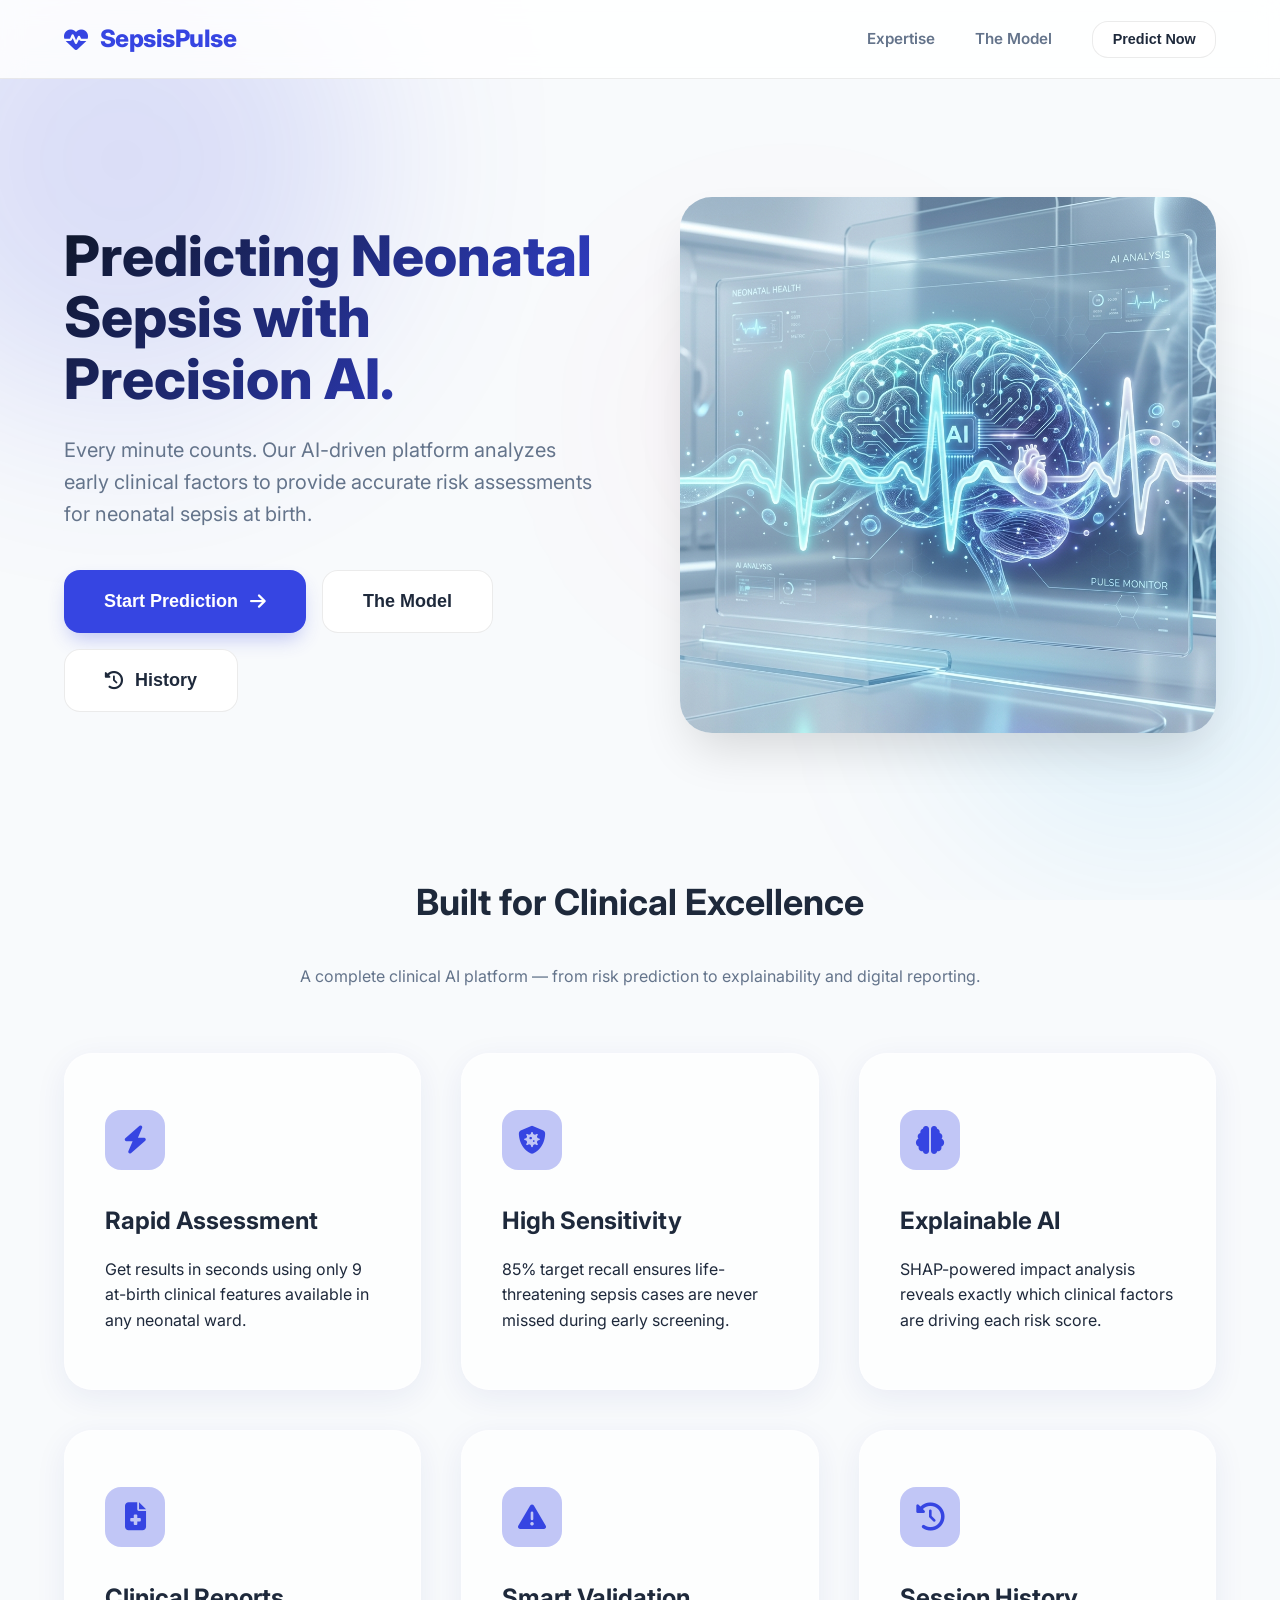
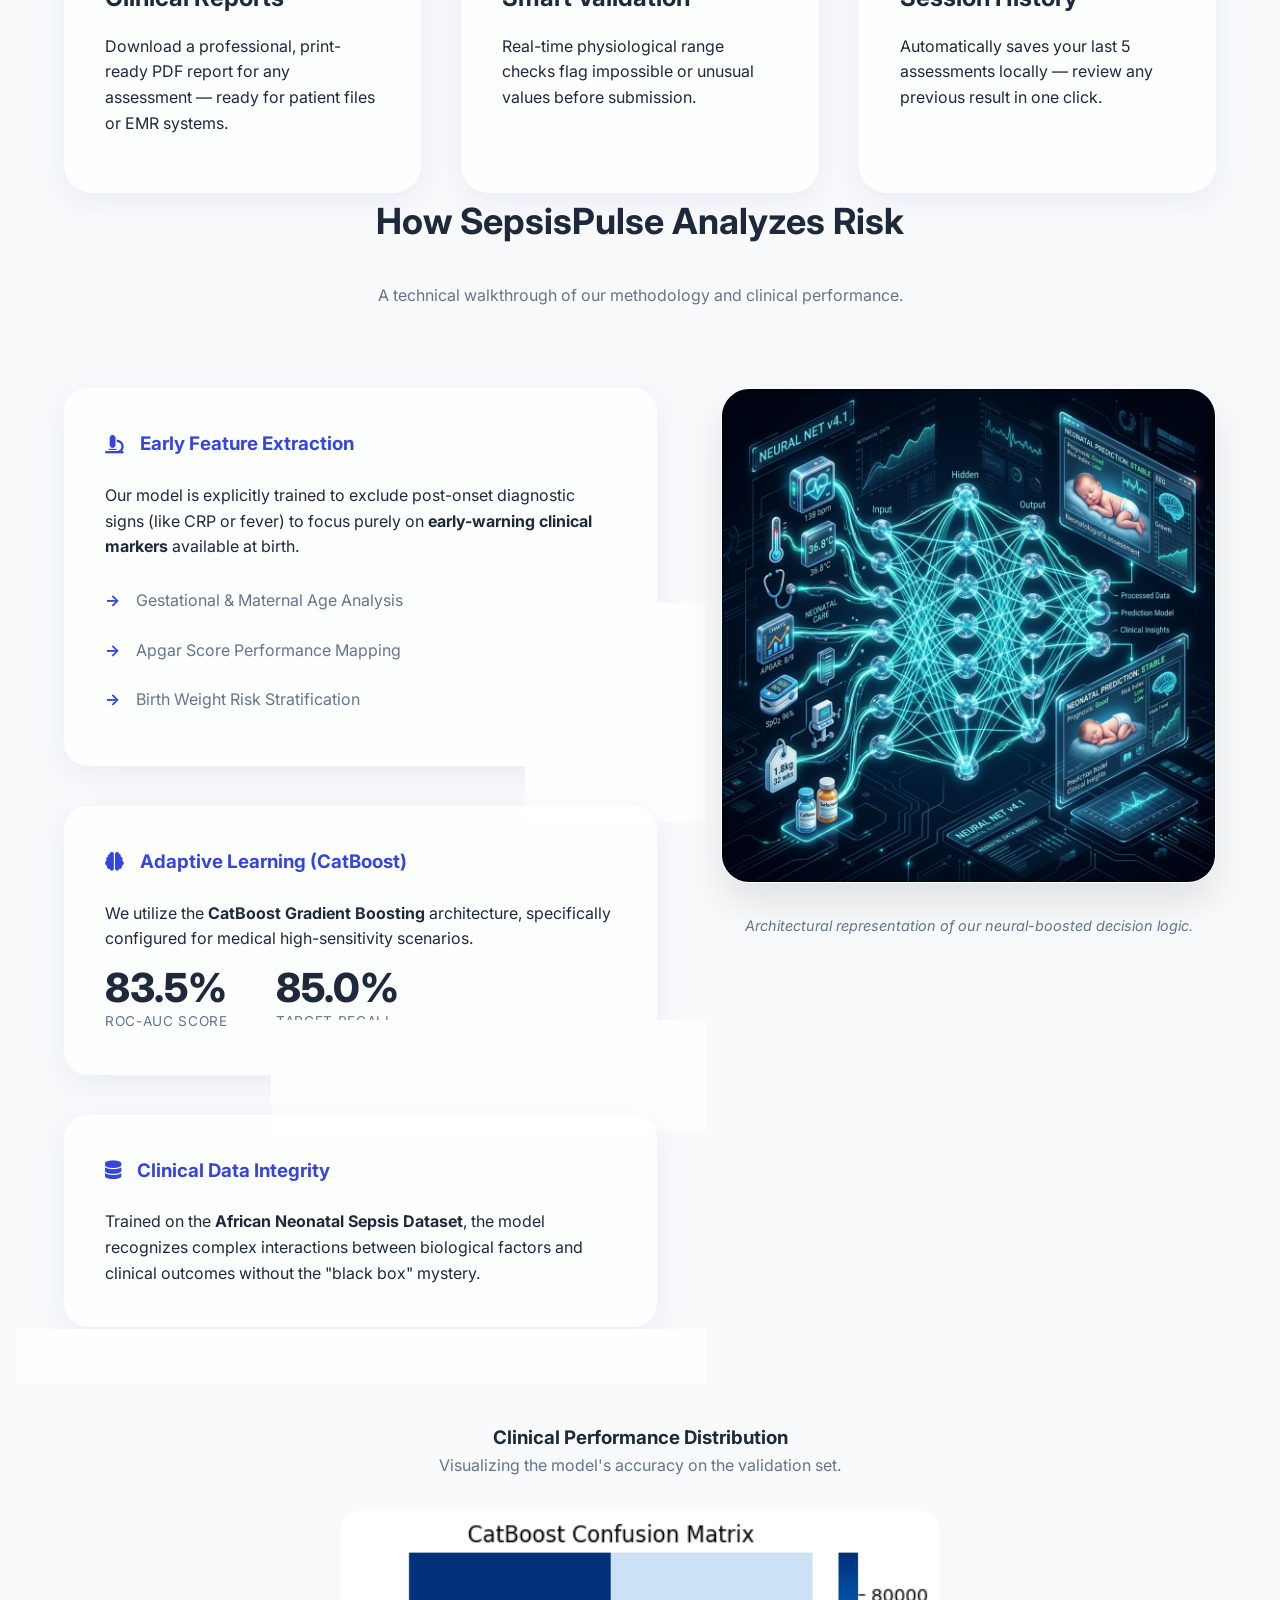
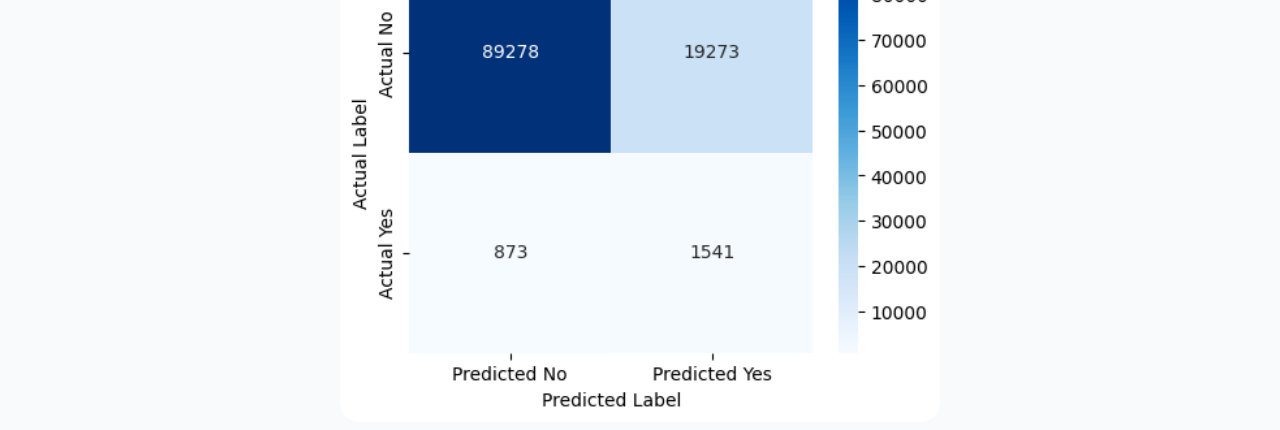
<file: index.html>
<!DOCTYPE html>
<html lang="en">
<head>
    <meta charset="UTF-8">
    <meta name="viewport" content="width=device-width, initial-scale=1.0">
    <title>SepsisPulse | Early Neonatal Sepsis Detection</title>
    <meta name="description" content="AI-driven early risk assessment for neonatal sepsis using advanced clinical modeling.">
    
    <!-- Fonts & Icons -->
    <link rel="preconnect" href="https://fonts.googleapis.com">
    <link rel="preconnect" href="https://fonts.gstatic.com" crossorigin>
    <link href="https://fonts.googleapis.com/css2?family=Inter:wght@300;400;500;600;700;800&display=swap" rel="stylesheet">
    <link rel="stylesheet" href="https://cdnjs.cloudflare.com/ajax/libs/font-awesome/6.4.0/css/all.min.css">
    
    <link rel="stylesheet" href="styles.css">
</head>
<body>

    <!-- Dynamic Background -->
    <div class="bg-blobs">
        <div class="blob blob-1"></div>
        <div class="blob blob-2"></div>
        <div class="blob blob-3"></div>
    </div>

    <!-- Navigation -->
    <nav>
        <div class="container">
            <a href="#" class="logo">
                <i class="fa-solid fa-heart-pulse"></i>
                <span>SepsisPulse</span>
            </a>
            <ul class="nav-links">
                <li><a href="#features">Expertise</a></li>
                <li><a href="#" onclick="showScreen('model-screen')">The Model</a></li>
                <li><button class="btn btn-secondary" onclick="showScreen('assessment')" style="padding: 0.6rem 1.2rem; font-size: 0.9rem;">Predict Now</button></li>
            </ul>
        </div>
    </nav>

    <!-- MAIN LANDING PAGE -->
    <main id="landing-page" class="screen active">
        <!-- Hero -->
        <section class="container hero">
            <div class="hero-content">
                <h1>Predicting Neonatal Sepsis with <span style="color: var(--primary)">Precision AI</span>.</h1>
                <p class="subtitle" style="font-size: 1.25rem; color: var(--text-muted); margin-bottom: 2.5rem;">
                    Every minute counts. Our AI-driven platform analyzes early clinical factors to provide accurate risk assessments for neonatal sepsis at birth.
                </p>
                <div style="display: flex; gap: 1rem; flex-wrap: wrap;">
                    <button class="btn btn-primary" onclick="showScreen('assessment')">
                        Start Prediction <i class="fa-solid fa-arrow-right"></i>
                    </button>
                    <button class="btn btn-secondary" onclick="showScreen('model-screen')">The Model</button>
                    <button class="btn btn-secondary" onclick="showScreen('history-screen')"><i class="fa-solid fa-clock-rotate-left"></i> History</button>
                </div>
            </div>
            <div class="hero-image">
                <img src="hero.png" alt="Neonatal AI Health Hero">
            </div>
        </section>

        <!-- Features -->
        <section id="features" class="container">
            <div style="text-align: center; max-width: 700px; margin: 0 auto 4rem;">
                <h2>Built for Clinical Excellence</h2>
                <p style="color: var(--text-muted)">A complete clinical AI platform — from risk prediction to explainability and digital reporting.</p>
            </div>

            <div class="feature-grid" style="grid-template-columns: repeat(auto-fit, minmax(260px, 1fr));">
                <div class="glass feature-card">
                    <i class="fa-solid fa-bolt"></i>
                    <h3>Rapid Assessment</h3>
                    <p>Get results in seconds using only 9 at-birth clinical features available in any neonatal ward.</p>
                </div>
                <div class="glass feature-card">
                    <i class="fa-solid fa-shield-virus"></i>
                    <h3>High Sensitivity</h3>
                    <p>85% target recall ensures life-threatening sepsis cases are never missed during early screening.</p>
                </div>
                <div class="glass feature-card">
                    <i class="fa-solid fa-brain"></i>
                    <h3>Explainable AI</h3>
                    <p>SHAP-powered impact analysis reveals exactly which clinical factors are driving each risk score.</p>
                </div>
                <div class="glass feature-card">
                    <i class="fa-solid fa-file-medical"></i>
                    <h3>Clinical Reports</h3>
                    <p>Download a professional, print-ready PDF report for any assessment — ready for patient files or EMR systems.</p>
                </div>
                <div class="glass feature-card">
                    <i class="fa-solid fa-triangle-exclamation"></i>
                    <h3>Smart Validation</h3>
                    <p>Real-time physiological range checks flag impossible or unusual values before submission.</p>
                </div>
                <div class="glass feature-card">
                    <i class="fa-solid fa-clock-rotate-left"></i>
                    <h3>Session History</h3>
                    <p>Automatically saves your last 5 assessments locally — review any previous result in one click.</p>
                </div>
            </div>
        </section>

        <!-- Model Insights Section -->
        <section id="model" class="container">
            <div class="model-header">
                <h2>How SepsisPulse Analyzes Risk</h2>
                <p style="color: var(--text-muted)">A technical walkthrough of our methodology and clinical performance.</p>
            </div>

            <div class="technical-grid">
                <div class="technical-content">
                    <div class="tech-card glass">
                        <h3><i class="fa-solid fa-microscope"></i> Early Feature Extraction</h3>
                        <p>Our model is explicitly trained to exclude post-onset diagnostic signs (like CRP or fever) to focus purely on <strong>early-warning clinical markers</strong> available at birth.</p>
                        <ul class="tech-list" style="margin-top: 1rem;">
                            <li>Gestational & Maternal Age Analysis</li>
                            <li>Apgar Score Performance Mapping</li>
                            <li>Birth Weight Risk Stratification</li>
                        </ul>
                    </div>

                    <div class="tech-card glass">
                        <h3><i class="fa-solid fa-brain"></i> Adaptive Learning (CatBoost)</h3>
                        <p>We utilize the <strong>CatBoost Gradient Boosting</strong> architecture, specifically configured for medical high-sensitivity scenarios.</p>
                        <div class="metric-highlight">
                            <div class="metric-item">
                                <span class="metric-value">83.5%</span>
                                <span class="metric-label">ROC-AUC Score</span>
                            </div>
                            <div class="metric-item">
                                <span class="metric-value">85.0%</span>
                                <span class="metric-label">Target Recall</span>
                            </div>
                        </div>
                    </div>

                    <div class="tech-card glass">
                        <h3><i class="fa-solid fa-database"></i> Clinical Data Integrity</h3>
                        <p>Trained on the <strong>African Neonatal Sepsis Dataset</strong>, the model recognizes complex interactions between biological factors and clinical outcomes without the "black box" mystery.</p>
                    </div>
                </div>

                <div class="tech-visual-container">
                    <img src="training_visual.png" alt="Neural Training Flow" class="technical-snapshot">
                    <p class="visual-caption">Architectural representation of our neural-boosted decision logic.</p>
                </div>
            </div>

            <div class="confusion-matrix-box">
                <h3>Clinical Performance Distribution</h3>
                <p style="color: var(--text-muted); margin-bottom: 2rem;">Visualizing the model's accuracy on the validation set.</p>
                <img src="output.png" alt="Confusion Matrix" class="matrix-image">
            </div>
        </section>
    </main>

    <!-- ASSESSMENT APP INTERFACE -->
    <main id="assessment" class="screen">
        <div class="app-wrapper">
            <div class="glass form-panel">
                <button class="btn btn-secondary" onclick="showScreen('landing-page')" style="padding: 0.5rem 1rem; font-size: 0.9rem; margin-bottom: 2rem;">
                    <i class="fa-solid fa-arrow-left"></i> Back to Home
                </button>
                
                <div class="form-header">
                    <h2>Clinical Risk Assessment</h2>
                    <p style="color: var(--text-muted)">Please enter the patient data accurately for the most precise risk analysis.</p>
                </div>

                <form id="prediction-form">
                    <div class="form-grid">
                        <div class="form-group">
                            <label>Gestational Age (Weeks)</label>
                            <input type="number" step="0.1" id="gestational_age_weeks" required placeholder="e.g. 38.5" min="20" max="45">
                            <span class="field-warning" id="warn-gestational_age_weeks"></span>
                        </div>
                        <div class="form-group">
                            <label>Birth Weight (kg)</label>
                            <input type="number" step="0.01" id="birth_weight_kg" required placeholder="e.g. 3.25" min="0.3" max="6">
                            <span class="field-warning" id="warn-birth_weight_kg"></span>
                        </div>
                        <div class="form-group">
                            <label>Maternal Age (Years)</label>
                            <input type="number" step="1" id="maternal_age" required placeholder="e.g. 28" min="10" max="60">
                            <span class="field-warning" id="warn-maternal_age"></span>
                        </div>
                        <div class="form-group">
                            <label>Delivery Mode</label>
                            <select id="delivery_mode" required>
                                <option value="Vaginal">Vaginal</option>
                                <option value="Cesarean">Cesarean</option>
                                <option value="Other">Other</option>
                            </select>
                        </div>
                        <div class="form-group">
                            <label>Apgar 1 min</label>
                            <input type="number" step="1" id="apgar_1min" required placeholder="0-10" min="0" max="10">
                            <span class="field-warning" id="warn-apgar_1min"></span>
                        </div>
                        <div class="form-group">
                            <label>Apgar 5 min</label>
                            <input type="number" step="1" id="apgar_5min" required placeholder="0-10" min="0" max="10">
                            <span class="field-warning" id="warn-apgar_5min"></span>
                        </div>
                    </div>

                    <div class="checkbox-section">
                        <h3 style="font-size: 1.1rem; margin-bottom: 1rem;">Clinical Flags & History</h3>
                        <div class="checkbox-grid">
                            <label class="checkbox-label">
                                <input type="checkbox" id="low_birth_weight">
                                <span>Low Birth Weight</span>
                            </label>
                            <label class="checkbox-label">
                                <input type="checkbox" id="very_low_birth_weight">
                                <span>Very Low Birth Weight</span>
                            </label>
                            <label class="checkbox-label">
                                <input type="checkbox" id="young_mother">
                                <span>Young Mother</span>
                            </label>
                            <label class="checkbox-label">
                                <input type="checkbox" id="prom">
                                <span>PROM (> 18h)</span>
                            </label>
                            <label class="checkbox-label">
                                <input type="checkbox" id="maternal_infection">
                                <span>Maternal Infection</span>
                            </label>
                            <label class="checkbox-label">
                                <input type="checkbox" id="resuscitation_needed">
                                <span>Resuscitation Needed</span>
                            </label>
                        </div>
                    </div>

                    <button type="submit" class="btn btn-primary w-full" style="margin-top: 3rem; width: 100%;" id="submit-btn">
                        <span>Analyze Clinical Risk</span>
                        <div class="loader" id="btn-loader" style="display: none;"></div>
                    </button>
                    <div id="form-error" style="color: var(--accent); text-align: center; margin-top: 1rem;"></div>
                </form>
            </div>
        </div>
    </main>

    <!-- MODEL ARCHITECTURE DASHBOARD -->
    <main id="model-screen" class="screen">
        <div class="app-wrapper" style="max-width: 1100px;">
            <div class="glass form-panel" style="position: relative; padding-top: 5rem;">
                <button class="close-btn" onclick="showScreen('landing-page')">✕</button>
                
                <div class="form-header">
                    <h2>🧠 NeoSepNet — Model Architecture</h2>
                    <p style="color: var(--text-muted)">A technical deep-dive into the AI driving our risk assessments.</p>
                </div>

                <div class="tab-container">
                    <div class="tab-nav">
                        <button class="tab-btn active" onclick="switchTab('tab-overview')">Overview</button>
                        <button class="tab-btn" onclick="switchTab('tab-pipeline')">Pipeline Stages</button>
                        <button class="tab-btn" onclick="switchTab('tab-features')">Features Used</button>
                        <button class="tab-btn" onclick="switchTab('tab-rationale')">Why This Matters</button>
                    </div>

                    <div id="tab-overview" class="tab-content active">
                        <div class="tech-card glass" style="margin-bottom: 2rem;">
                            <p style="font-size: 1.1rem;">NeoSepNet predicts neonatal sepsis risk at birth using only 9 perinatal indicators — no post-onset lab data required.</p>
                        </div>
                        <div class="table-container glass">
                            <table class="metrics-table">
                                <thead>
                                    <tr>
                                        <th>Model</th>
                                        <th>AUC-ROC</th>
                                        <th>PR-AUC</th>
                                        <th>F1-Score</th>
                                    </tr>
                                </thead>
                                <tbody>
                                    <tr>
                                        <td><strong>XGBoost</strong></td>
                                        <td>0.827</td>
                                        <td>0.921</td>
                                        <td>0.778</td>
                                    </tr>
                                    <tr class="highlight-row">
                                        <td><strong>CatBoost</strong></td>
                                        <td>0.835</td>
                                        <td>0.928</td>
                                        <td>0.789</td>
                                    </tr>
                                    <tr>
                                        <td><strong>Ensemble</strong></td>
                                        <td>0.832</td>
                                        <td>0.926</td>
                                        <td>0.784</td>
                                    </tr>
                                </tbody>
                            </table>
                        </div>
                    </div>

                    <div id="tab-pipeline" class="tab-content">
                        <div class="stepper">
                            <div class="step-card glass">
                                <div class="step-icon">📥</div>
                                <h4>Data Ingestion</h4>
                                <p>African Neonatal Sepsis Dataset (n=10,000)</p>
                            </div>
                            <div class="step-card glass">
                                <div class="step-icon">🔒</div>
                                <h4>Anti-Leakage</h4>
                                <p>Retains only 9 at-birth features</p>
                            </div>
                            <div class="step-card glass">
                                <div class="step-icon">⚙️</div>
                                <h4>Feature Eng.</h4>
                                <p>Boolean casting & native encoding</p>
                            </div>
                            <div class="step-card glass">
                                <div class="step-icon">🔀</div>
                                <h4>Parallel training</h4>
                                <p>XGBoost branch + CatBoost branch</p>
                            </div>
                            <div class="step-card glass">
                                <div class="step-icon">🗳️</div>
                                <h4>Soft-Voting</h4>
                                <p>p̂_ens = (p̂_XGB + p̂_CAT) / 2</p>
                            </div>
                            <div class="step-card glass">
                                <div class="step-icon">📊</div>
                                <h4>Calibration</h4>
                                <p>Recall ≥ 85% (τ* ≈ 0.38)</p>
                            </div>
                        </div>
                    </div>

                    <div id="tab-features" class="tab-content">
                        <div class="feature-grid-auto">
                            <div class="feat-mini-card glass">
                                <span>🗓️</span>
                                <div>
                                    <strong>Gestational Age</strong>
                                    <small>weeks</small>
                                </div>
                            </div>
                            <div class="feat-mini-card glass">
                                <span>⚖️</span>
                                <div>
                                    <strong>Birth Weight</strong>
                                    <small>kg</small>
                                </div>
                            </div>
                            <div class="feat-mini-card glass">
                                <span style="color: #ef4444;">🔴</span>
                                <div>
                                    <strong>Low Birth Weight</strong>
                                    <small>&lt; 2.5 kg</small>
                                </div>
                            </div>
                            <div class="feat-mini-card glass">
                                <span style="color: #ef4444;">🔴</span>
                                <div>
                                    <strong>Very Low Weight</strong>
                                    <small>&lt; 1.5 kg</small>
                                </div>
                            </div>
                            <div class="feat-mini-card glass">
                                <span>👩</span>
                                <div>
                                    <strong>Maternal Age</strong>
                                    <small>years</small>
                                </div>
                            </div>
                            <div class="feat-mini-card glass">
                                <span style="color: #f59e0b;">⚠️</span>
                                <div>
                                    <strong>Young Mother</strong>
                                    <small>&lt; 18</small>
                                </div>
                            </div>
                            <div class="feat-mini-card glass">
                                <span>💧</span>
                                <div>
                                    <strong>PROM</strong>
                                    <small>&gt; 18h rupture</small>
                                </div>
                            </div>
                            <div class="feat-mini-card glass">
                                <span>🦠</span>
                                <div>
                                    <strong>Infection</strong>
                                    <small>Maternal proxy</small>
                                </div>
                            </div>
                            <div class="feat-mini-card glass">
                                <span>🏥</span>
                                <div>
                                    <strong>Delivery Mode</strong>
                                    <small>Method type</small>
                                </div>
                            </div>
                        </div>
                    </div>

                    <div id="tab-rationale" class="tab-content">
                        <div class="rationale-grid">
                            <div class="rationale-card glass danger">
                                <h4><i class="fa-solid fa-triangle-exclamation"></i> False Negative Risk</h4>
                                <p>A missed sepsis case can progress to septic shock within hours — our <strong>85% recall threshold</strong> ensures minimal missed diagnoses in critical early windows.</p>
                            </div>
                            <div class="rationale-card glass warning">
                                <h4><i class="fa-solid fa-hand-holding-medical"></i> False Positive Cost</h4>
                                <p>A false positive results primarily in a short, reversible course of antibiotic prophylaxis. This is clinically acceptable given the high survival benefit of early intervention.</p>
                            </div>
                        </div>
                    </div>
                </div>
            </div>
        </div>
    </main>

    <!-- RESULTS INTERFACE -->
    <main id="results" class="screen">
        <div class="app-wrapper">
            <div class="glass results-panel print-panel">

                <!-- Print Header (only visible when printing) -->
                <div class="print-header">
                    <h2>SepsisPulse Clinical Assessment Report</h2>
                    <p id="print-timestamp"></p>
                </div>

                <div class="risk-circle-container">
                    <div class="risk-circle" id="risk-display-circle">
                        <div class="risk-value" id="prob-percentage">0%</div>
                    </div>
                </div>
                
                <div id="risk-badge" class="risk-badge">Analyzing...</div>
                <h2 id="risk-status" style="margin-top: 1.5rem;">Calculating Results</h2>
                
                <div class="model-info">
                    <p>Analysis performed via <strong>CatBoost Ensemble v1.2</strong></p>
                    <p style="font-size: 0.85rem; margin-top: 0.5rem; opacity: 0.7;">
                        Configured for <strong>Medical Sensitivity Priority</strong>.
                    </p>
                </div>

                <!-- Feature 1: Impact Analysis -->
                <div id="impact-analysis" class="impact-analysis-box glass">
                    <h4 class="impact-title"><i class="fa-solid fa-chart-bar"></i> AI Reasoning — Feature Impact</h4>
                    <div id="impact-list"></div>
                </div>

                <!-- Feature 2: Actions -->
                <div style="display:flex; gap:1rem; justify-content:center; flex-wrap:wrap; margin-top:2.5rem;" class="no-print">
                    <button class="btn btn-secondary" onclick="showScreen('assessment')">Adjust Data</button>
                    <button class="btn btn-primary" onclick="printReport()"><i class="fa-solid fa-file-medical"></i> Download Report</button>
                    <button class="btn btn-secondary" onclick="resetApp()">New Patient</button>
                </div>

                <p style="font-size:0.8rem; color:var(--text-muted); margin-top:3rem; max-width:500px; margin-left:auto; margin-right:auto;" class="no-print">
                    <i class="fa-solid fa-circle-info"></i> This tool provides an algorithmic risk estimate. Not a definitive diagnosis.
                </p>
            </div>
        </div>
    </main>

    <!-- HISTORY SCREEN -->
    <main id="history-screen" class="screen">
        <div class="app-wrapper" style="max-width:900px;">
            <div class="glass form-panel" style="position:relative;">
                <button class="close-btn" onclick="showScreen('landing-page')">✕</button>
                <div class="form-header">
                    <h2><i class="fa-solid fa-clock-rotate-left"></i> Recent Assessments</h2>
                    <p style="color:var(--text-muted)">Your last 5 clinical assessments, stored locally on this device.</p>
                </div>
                <div id="history-list" style="display:flex; flex-direction:column; gap:1rem; margin-top:2rem;"></div>
                <div style="display:flex; gap:1rem; margin-top:2rem;">
                    <button class="btn btn-secondary" onclick="clearHistory()"><i class="fa-solid fa-trash"></i> Clear History</button>
                    <button class="btn btn-primary" onclick="showScreen('assessment')">New Assessment</button>
                </div>
            </div>
        </div>
    </main>

    <script src="app.js"></script>
</body>
</html>
</file>
<file: styles.css>
:root {
    /* Color Palette - HSL for better control */
    --p-h: 235;
    --p-s: 75%;
    --p-l: 55%;
    
    --primary: hsl(var(--p-h), var(--p-s), var(--p-l));
    --primary-glow: hsla(var(--p-h), var(--p-s), var(--p-l), 0.3);
    --secondary: #0ea5e9;
    --accent: #f43f5e;
    
    --bg-dark: #0f172a;
    --bg-light: #f8fafc;
    --text-main: #1e293b;
    --text-muted: #64748b;
    --text-on-dark: #f1f5f9;
    
    --glass-bg: rgba(255, 255, 255, 0.7);
    --glass-border: rgba(255, 255, 255, 0.4);
    --glass-shadow: 0 8px 32px 0 rgba(31, 38, 135, 0.07);
    
    --transition: all 0.4s cubic-bezier(0.4, 0, 0.2, 1);
}

* {
    box-sizing: border-box;
    margin: 0;
    padding: 0;
}

html {
    scroll-behavior: smooth;
}

body {
    font-family: 'Inter', sans-serif;
    background-color: var(--bg-light);
    color: var(--text-main);
    line-height: 1.6;
    overflow-x: hidden;
    position: relative;
}

/* --- Layout Components --- */
.container {
    max-width: 1200px;
    margin: 0 auto;
    padding: 0 1.5rem;
}

section {
    padding: 6rem 0;
}

.screen {
    display: none;
    animation: slideUp 0.6s ease-out forwards;
}

.screen.active {
    display: block;
}

@keyframes slideUp {
    from { opacity: 0; transform: translateY(30px); }
    to { opacity: 1; transform: translateY(0); }
}

/* --- Navigation --- */
nav {
    position: fixed;
    top: 0;
    left: 0;
    right: 0;
    z-index: 1000;
    background: rgba(255, 255, 255, 0.85);
    backdrop-filter: blur(12px);
    -webkit-backdrop-filter: blur(12px);
    border-bottom: 1px solid rgba(0, 0, 0, 0.08);
    padding: 1.25rem 0;
    transition: var(--transition);
}

nav .container {
    display: flex;
    justify-content: space-between;
    align-items: center;
}

.logo {
    display: flex;
    align-items: center;
    gap: 0.75rem;
    font-weight: 800;
    font-size: 1.5rem;
    color: var(--primary);
    text-decoration: none;
    letter-spacing: -0.02em;
}

.nav-links {
    display: flex;
    align-items: center;
    gap: 2.5rem;
    list-style: none;
}

.nav-links a {
    text-decoration: none;
    color: var(--text-muted);
    font-weight: 600;
    font-size: 0.95rem;
    transition: var(--transition);
}

.nav-links a:hover {
    color: var(--primary);
}

/* --- Background Blobs --- */
.bg-blobs {
    position: fixed;
    top: 0;
    left: 0;
    width: 100%;
    height: 100%;
    z-index: -1;
    overflow: hidden;
    pointer-events: none;
}

.blob {
    position: absolute;
    border-radius: 50%;
    filter: blur(100px);
    opacity: 0.5;
    animation: float 20s infinite alternate linear;
}

.blob-1 {
    width: 500px;
    height: 500px;
    background: var(--primary-glow);
    top: -10%;
    left: -10%;
}

.blob-2 {
    width: 400px;
    height: 400px;
    background: rgba(14, 165, 233, 0.2);
    bottom: 5%;
    right: -5%;
    animation-delay: -5s;
}

.blob-3 {
    width: 300px;
    height: 300px;
    background: rgba(244, 63, 94, 0.1);
    top: 30%;
    left: 50%;
    animation-delay: -10s;
}

@keyframes float {
    0% { transform: translate(0, 0) scale(1) rotate(0deg); }
    33% { transform: translate(50px, 80px) scale(1.1) rotate(120deg); }
    66% { transform: translate(-40px, 40px) scale(0.9) rotate(240deg); }
    100% { transform: translate(0, 0) scale(1) rotate(360deg); }
}

/* --- Glass Panels --- */
.glass {
    background: var(--glass-bg);
    backdrop-filter: blur(16px);
    -webkit-backdrop-filter: blur(16px);
    border: 1px solid var(--glass-border);
    border-radius: 24px;
    box-shadow: var(--glass-shadow);
}

/* --- Typography --- */
h1 {
    font-size: 3.5rem;
    line-height: 1.1;
    font-weight: 800;
    margin-bottom: 1.5rem;
    background: linear-gradient(135deg, var(--bg-dark), var(--primary));
    -webkit-background-clip: text;
    -webkit-text-fill-color: transparent;
}

h2 {
    font-size: 2.25rem;
    font-weight: 700;
    margin-bottom: 2rem;
}

/* --- Hero Section --- */
.hero {
    display: flex;
    align-items: center;
    justify-content: space-between;
    gap: 5rem;
    padding-top: 8rem;
    min-height: 90vh;
}

.hero-content {
    flex: 1;
}

.hero-image {
    flex: 1;
    position: relative;
}

.hero-image img {
    width: 100%;
    border-radius: 32px;
    box-shadow: 0 25px 50px -12px rgba(0, 0, 0, 0.15);
    animation: imageIn 1s cubic-bezier(0.23, 1, 0.320, 1);
}

@keyframes imageIn {
    from { opacity: 0; transform: scale(0.9) translateX(30px); }
    to { opacity: 1; transform: scale(1) translateX(0); }
}

/* --- Buttons --- */
.btn {
    display: inline-flex;
    align-items: center;
    gap: 0.75rem;
    padding: 1.25rem 2.5rem;
    border-radius: 16px;
    font-size: 1.125rem;
    font-weight: 600;
    cursor: pointer;
    text-decoration: none;
    transition: var(--transition);
    border: none;
    outline: none;
}

.btn-primary {
    background: var(--primary);
    color: white;
    box-shadow: 0 10px 20px -5px var(--primary-glow);
}

.btn-primary:hover {
    transform: translateY(-4px);
    box-shadow: 0 15px 30px -5px var(--primary-glow);
    filter: brightness(1.1);
}

.btn-secondary {
    background: white;
    color: var(--text-main);
    border: 1px solid rgba(0, 0, 0, 0.08);
}

.btn-secondary:hover {
    background: #fdfdfd;
    transform: translateY(-2px);
    border-color: var(--primary);
}

/* --- Features Section --- */
#features {
    padding-top: 4rem;
}

.feature-grid {
    display: grid;
    grid-template-columns: repeat(auto-fit, minmax(320px, 1fr));
    gap: 2.5rem;
    margin-top: 4rem;
}

.feature-card {
    padding: 3.5rem 2.5rem;
    border-radius: 28px;
    transition: var(--transition);
}

.feature-card i {
    display: inline-flex;
    align-items: center;
    justify-content: center;
    width: 60px;
    height: 60px;
    background: var(--primary-glow);
    border-radius: 16px;
    font-size: 1.75rem;
    margin-bottom: 2rem;
    color: var(--primary);
}

.feature-card h3 {
    font-size: 1.5rem;
    margin-bottom: 1rem;
}

/* --- Form Styles --- */
.app-wrapper {
    max-width: 900px;
    margin: 0 auto;
    padding: 8rem 1rem;
}

.form-panel {
    padding: 4rem;
    text-align: left;
}

.form-header {
    margin-bottom: 3rem;
    text-align: center;
}

.form-grid {
    display: grid;
    grid-template-columns: repeat(2, 1fr);
    gap: 1.5rem;
    margin-bottom: 3rem;
}

.form-group {
    display: flex;
    flex-direction: column;
    gap: 0.5rem;
}

.form-group label {
    font-size: 0.875rem;
    font-weight: 600;
    color: var(--text-muted);
    text-transform: uppercase;
    letter-spacing: 0.05em;
}

input, select {
    padding: 1rem;
    border-radius: 12px;
    border: 2px solid #e2e8f0;
    font-family: inherit;
    font-size: 1rem;
    background: rgba(255, 255, 255, 0.5);
    transition: var(--transition);
}

input:focus, select:focus {
    border-color: var(--primary);
    background: white;
    box-shadow: 0 0 0 4px var(--primary-glow);
    outline: none;
}

.checkbox-section {
    margin-top: 2rem;
    padding-top: 2rem;
    border-top: 1px solid rgba(0, 0, 0, 0.05);
}

.checkbox-grid {
    display: grid;
    grid-template-columns: repeat(2, 1fr);
    gap: 1.25rem;
    margin-top: 1.5rem;
}

.checkbox-label {
    display: flex;
    align-items: center;
    gap: 1rem;
    cursor: pointer;
    background: white;
    padding: 1rem;
    border-radius: 12px;
    border: 1.5px solid transparent;
    transition: var(--transition);
}

.checkbox-label:hover {
    background: #f1f5f9;
}

.checkbox-label input {
    width: 24px;
    height: 24px;
    accent-color: var(--primary);
}

/* --- Progress Circle (Results) --- */
.results-panel {
    text-align: center;
    padding: 5rem;
}

.risk-circle-container {
    width: 200px;
    height: 200px;
    margin: 0 auto 3rem;
    position: relative;
    display: flex;
    align-items: center;
    justify-content: center;
}

.risk-circle {
    width: 100%;
    height: 100%;
    border-radius: 50%;
    background: conic-gradient(var(--primary) 0deg, #e2e8f0 0deg);
    display: flex;
    align-items: center;
    justify-content: center;
    position: relative;
    transition: all 1s ease-out;
}

.risk-circle::before {
    content: '';
    position: absolute;
    inset: 15px;
    background: white;
    border-radius: 50%;
    z-index: 1;
}

.risk-value {
    position: relative;
    z-index: 2;
    font-size: 3rem;
    font-weight: 800;
}

.risk-badge {
    padding: 0.5rem 1.5rem;
    border-radius: 99px;
    font-weight: 700;
    margin-top: 1rem;
    display: inline-block;
}

.risk-badge.high { background: #fee2e2; color: #ef4444; }
.risk-badge.low { background: #dcfce7; color: #10b981; }

.model-info {
    margin: 3rem 0;
    padding: 2rem;
    background: rgba(0, 0, 0, 0.02);
    border-radius: 16px;
    font-size: 0.95rem;
}

/* --- Model Insights Section --- */
.model-header {
    text-align: center;
    margin-bottom: 5rem;
}

.technical-grid {
    display: grid;
    grid-template-columns: 1.2fr 1fr;
    gap: 4rem;
    align-items: start;
    margin-bottom: 6rem;
}

.technical-content {
    display: flex;
    flex-direction: column;
    gap: 2.5rem;
}

.tech-card {
    padding: 2.5rem;
    border-radius: 24px;
}

.tech-card h3 {
    display: flex;
    align-items: center;
    gap: 1rem;
    margin-bottom: 1.5rem;
    color: var(--primary);
}

.tech-list {
    list-style: none;
}

.tech-list li {
    padding: 0.75rem 0;
    display: flex;
    align-items: center;
    gap: 1rem;
    color: var(--text-muted);
}

.tech-list li::before {
    content: '→';
    color: var(--primary);
    font-weight: bold;
}

.metric-highlight {
    display: flex;
    gap: 3rem;
    margin-top: 1rem;
}

.metric-item {
    text-align: left;
}

.metric-value {
    display: block;
    font-size: 2.5rem;
    font-weight: 800;
    color: var(--text-main);
    line-height: 1;
}

.metric-label {
    font-size: 0.85rem;
    text-transform: uppercase;
    letter-spacing: 0.05em;
    color: var(--text-muted);
}

.tech-visual-container {
    position: sticky;
    top: 120px;
}

.technical-snapshot {
    width: 100%;
    border-radius: 28px;
    box-shadow: 0 20px 40px rgba(0,0,0,0.1);
    border: 1px solid var(--glass-border);
}

.visual-caption {
    margin-top: 1.5rem;
    font-size: 0.9rem;
    color: var(--text-muted);
    text-align: center;
    font-style: italic;
}

.confusion-matrix-box {
    margin-top: 4rem;
    text-align: center;
}

.matrix-image {
    max-width: 600px;
    width: 100%;
    border-radius: 20px;
    filter: saturate(1.2);
}

/* --- Responsive --- */
@media (max-width: 992px) {
    h1 { font-size: 2.75rem; }
    .hero { flex-direction: column; text-align: center; gap: 2rem; }
    .hero-image { order: -1; }
    .nav-links { display: none; }
    .technical-grid { grid-template-columns: 1fr; }
    .tech-visual-container { position: static; }
}

/* --- Model Dashboard Styles --- */
.close-btn {
    position: absolute;
    top: 2rem;
    right: 2rem;
    background: var(--glass-bg);
    border: 1px solid var(--glass-border);
    color: var(--text-main);
    width: 40px;
    height: 40px;
    border-radius: 50%;
    display: flex;
    align-items: center;
    justify-content: center;
    cursor: pointer;
    font-size: 1.2rem;
    transition: var(--transition);
    z-index: 10;
}

.close-btn:hover {
    background: #fee2e2;
    color: #ef4444;
    transform: rotate(90deg);
}

.tab-container {
    margin-top: 2rem;
}

.tab-nav {
    display: flex;
    gap: 1rem;
    margin-bottom: 3rem;
    border-bottom: 1px solid rgba(0, 0, 0, 0.05);
    padding-bottom: 1rem;
    overflow-x: auto;
    scrollbar-width: none;
}

.tab-nav::-webkit-scrollbar { display: none; }

.tab-btn {
    padding: 0.8rem 1.5rem;
    border: none;
    background: transparent;
    color: var(--text-muted);
    font-family: inherit;
    font-weight: 600;
    cursor: pointer;
    border-radius: 12px;
    transition: var(--transition);
    white-space: nowrap;
}

.tab-btn.active {
    background: var(--primary);
    color: white;
    box-shadow: 0 4px 12px var(--primary-glow);
}

.tab-content {
    display: none;
    animation: fadeIn 0.4s ease-out;
}

.tab-content.active {
    display: block;
}

@keyframes fadeIn {
    from { opacity: 0; transform: translateY(10px); }
    to { opacity: 1; transform: translateY(0); }
}

/* Overview Table */
.metrics-table {
    width: 100%;
    border-collapse: collapse;
    text-align: left;
}

.metrics-table th, .metrics-table td {
    padding: 1.25rem;
    border-bottom: 1px solid rgba(0, 0, 0, 0.05);
}

.metrics-table th {
    color: var(--text-muted);
    font-size: 0.85rem;
    text-transform: uppercase;
    letter-spacing: 0.05em;
}

.highlight-row {
    background: var(--primary-glow);
    color: var(--primary);
}

/* Stepper */
.stepper {
    display: grid;
    grid-template-columns: repeat(auto-fit, minmax(250px, 1fr));
    gap: 1.5rem;
}

.step-card {
    padding: 2rem;
    text-align: center;
    border-radius: 20px;
    position: relative;
    border: 1.5px solid transparent;
}

.step-card:hover {
    border-color: var(--primary);
    transform: translateY(-5px);
}

.step-icon {
    font-size: 2.5rem;
    margin-bottom: 1rem;
}

/* Features Mini */
.feature-grid-auto {
    display: grid;
    grid-template-columns: repeat(auto-fit, minmax(220px, 1fr));
    gap: 1.25rem;
}

.feat-mini-card {
    display: flex;
    align-items: center;
    gap: 1.25rem;
    padding: 1.25rem;
    border-radius: 16px;
}

.feat-mini-card span {
    font-size: 1.75rem;
}

.feat-mini-card strong {
    display: block;
    font-size: 1rem;
}

.feat-mini-card small {
    color: var(--text-muted);
}

/* Rationale Grid */
.rationale-grid {
    display: grid;
    grid-template-columns: repeat(auto-fit, minmax(300px, 1fr));
    gap: 2rem;
}

.rationale-card {
    padding: 2.5rem;
    border-radius: 24px;
}

.rationale-card h4 {
    margin-bottom: 1rem;
    display: flex;
    align-items: center;
    gap: 0.75rem;
}

.rationale-card.danger { border-top: 4px solid #ef4444; }
.rationale-card.danger h4 { color: #ef4444; }

.rationale-card.warning { border-top: 4px solid #f59e0b; }
.rationale-card.warning h4 { color: #f59e0b; }

/* Responsive adjustments */
@media (max-width: 768px) {
    .metrics-table { font-size: 0.85rem; }
    .metrics-table th, .metrics-table td { padding: 0.75rem; }
    .tab-nav { gap: 0.5rem; }
}

/* ============================================
   FEATURE 1: Impact Analysis (SHAP)
   ============================================ */
.impact-analysis-box {
    margin-top: 2rem;
    padding: 1.75rem;
    border-radius: 20px;
    text-align: left;
}

.impact-title {
    display: flex;
    align-items: center;
    gap: 0.75rem;
    margin-bottom: 1.25rem;
    font-size: 1rem;
    color: var(--primary);
}

.impact-bar-row {
    display: flex;
    align-items: center;
    gap: 0.75rem;
    margin-bottom: 0.85rem;
}

.impact-bar-label {
    font-size: 0.82rem;
    color: var(--text-muted);
    width: 160px;
    flex-shrink: 0;
    text-align: right;
}

.impact-bar-track {
    flex: 1;
    height: 10px;
    background: rgba(0,0,0,0.06);
    border-radius: 99px;
    overflow: hidden;
}

.impact-bar-fill {
    height: 100%;
    border-radius: 99px;
    transition: width 0.8s cubic-bezier(.4,0,.2,1);
}

.impact-bar-fill.risk { background: linear-gradient(90deg, #f87171, #ef4444); }
.impact-bar-fill.safe { background: linear-gradient(90deg, #34d399, #10b981); }

.impact-bar-val {
    font-size: 0.78rem;
    font-weight: 700;
    width: 52px;
    flex-shrink: 0;
}

/* ============================================
   FEATURE 2: Print / PDF Report
   ============================================ */
.print-header { display: none; }

@media print {
    nav, .bg-blobs, .no-print { display: none !important; }
    body { background: white !important; }
    .screen { display: block !important; position: static !important; }
    main:not(#results) { display: none !important; }
    #results { display: block !important; }
    .print-panel {
        box-shadow: none !important;
        border: 1px solid #ddd !important;
        background: white !important;
        backdrop-filter: none !important;
    }
    .print-header {
        display: block !important;
        text-align: center;
        border-bottom: 2px solid #4361ee;
        padding-bottom: 1rem;
        margin-bottom: 2rem;
    }
    .impact-analysis-box { border: 1px solid #eee !important; }
}

/* ============================================
   FEATURE 3: Threshold Slider
   ============================================ */
.threshold-box {
    margin-top: 2rem;
    padding: 1.5rem;
    border-radius: 16px;
}

#threshold-slider {
    width: 100%;
    height: 6px;
    border-radius: 3px;
    accent-color: var(--primary);
    cursor: pointer;
}

/* ============================================
   FEATURE 4: Physiological Validation
   ============================================ */
.field-warning {
    display: block;
    font-size: 0.78rem;
    color: #f59e0b;
    margin-top: 0.3rem;
    min-height: 1rem;
}

input.warn-border { border-color: #f59e0b !important; box-shadow: 0 0 0 3px rgba(245,158,11,0.15) !important; }
input.error-border { border-color: #ef4444 !important; box-shadow: 0 0 0 3px rgba(239,68,68,0.15) !important; }

/* ============================================
   FEATURE 5: Patient History
   ============================================ */
.history-card {
    display: flex;
    align-items: center;
    justify-content: space-between;
    padding: 1.25rem 1.5rem;
    border-radius: 16px;
    border-left: 4px solid transparent;
    transition: var(--transition);
}

.history-card.high { border-left-color: #ef4444; }
.history-card.low  { border-left-color: #10b981; }

.history-card:hover { transform: translateX(4px); }

.history-risk-badge {
    padding: 0.3rem 0.9rem;
    border-radius: 99px;
    font-size: 0.8rem;
    font-weight: 700;
}

.history-risk-badge.high { background: rgba(239,68,68,0.12); color: #ef4444; }
.history-risk-badge.low  { background: rgba(16,185,129,0.12); color: #10b981; }

.history-meta { font-size: 0.8rem; color: var(--text-muted); margin-top: 0.25rem; }

.history-empty {
    text-align: center;
    padding: 4rem 2rem;
    color: var(--text-muted);
}

.history-empty i { font-size: 3rem; margin-bottom: 1rem; opacity: 0.3; }
</file>
